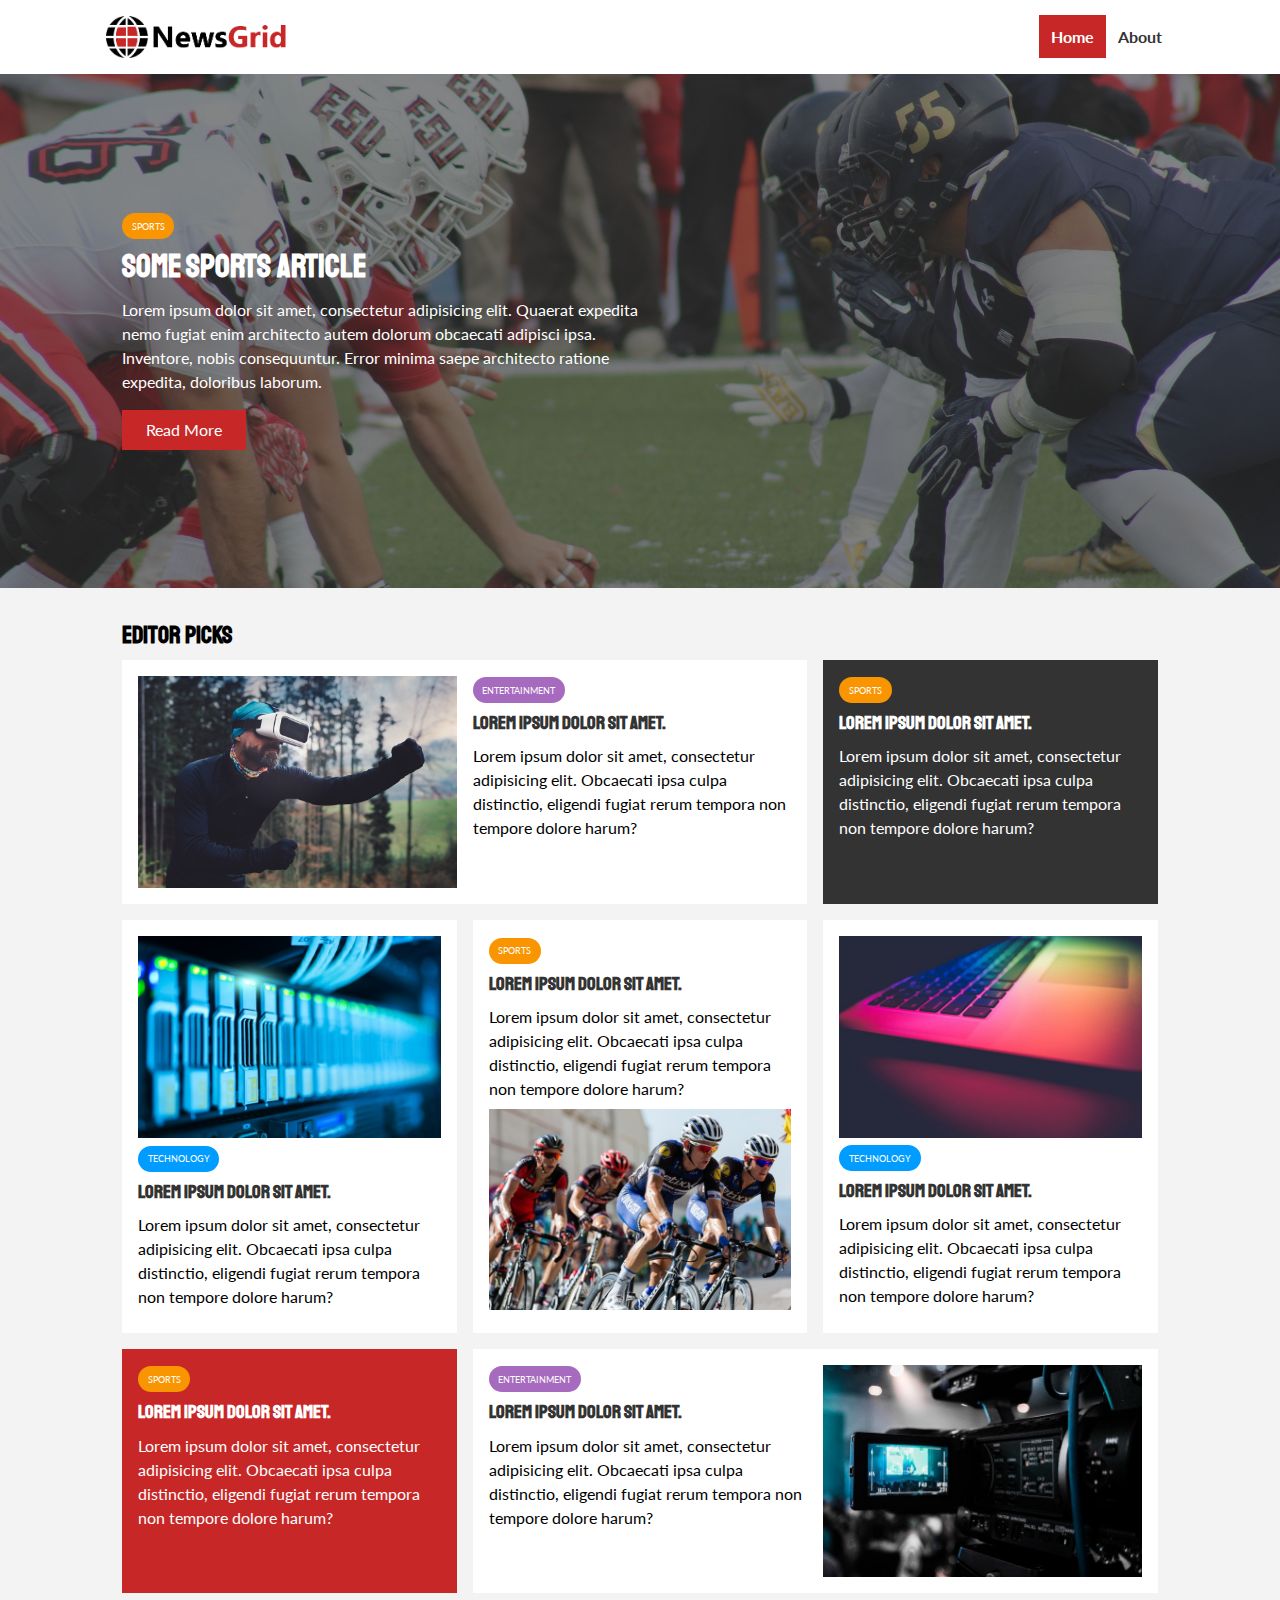
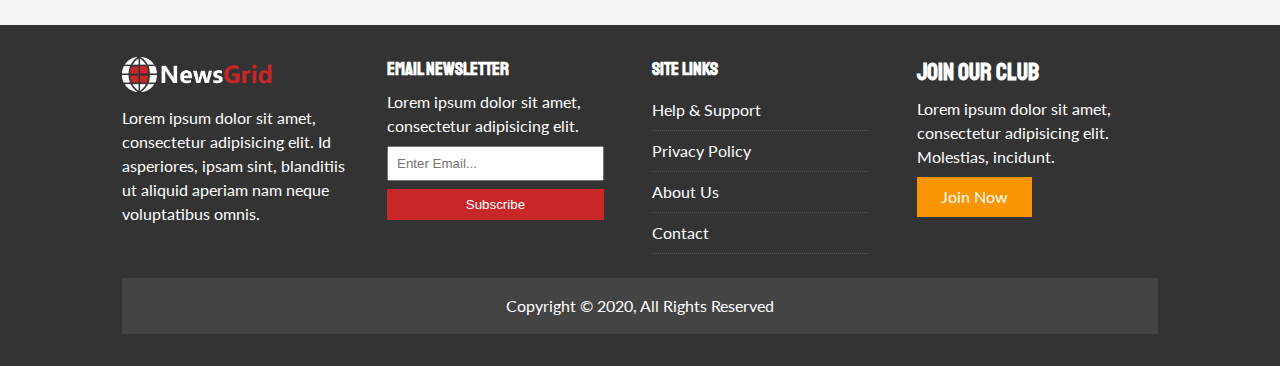
<file: index.html>
<!DOCTYPE html>
<html lang="en">
<head>
  <meta charset="UTF-8">
  <meta name="viewport" content="width=device-width, initial-scale=1.0">
  <meta http-equiv="X-UA-Compatible" content="ie=edge">
  <link rel="stylesheet" href="https://use.fontawesome.com/releases/v5.6.3/css/all.css" integrity="sha384-UHRtZLI+pbxtHCWp1t77Bi1L4ZtiqrqD80Kn4Z8NTSRyMA2Fd33n5dQ8lWUE00s/" crossorigin="anonymous">
  <link href="https://fonts.googleapis.com/css?family=Lato|Staatliches" rel="stylesheet">
  <link rel="stylesheet" href="css/style.css">
  <link rel="stylesheet" media="screen and (max-width: 768px)" href="css/mobile.css">
  <link rel="shortcut icon" type="image/x-icon" href="favicon.ico">
  <title>NewsGrid | Latest News</title>
</head>
<body>
  <nav id="main-nav">
    <div class="container">
      <img src="img/logo.png" alt="NewsGrid" class="logo">
      <div class="social">
        <a href="http://facebook.com" target="_blank"><i class="fab fa-facebook fa-2x"></i></a>
        <a href="http://twitter.com" target="_blank"><i class="fab fa-twitter fa-2x"></i></a>
        <a href="http://instagram.com" target="_blank"><i class="fab fa-instagram fa-2x"></i></a>
        <a href="http://youtube.com" target="_blank"><i class="fab fa-youtube fa-2x"></i></a>
      </div>
      <ul>
        <li><a href="index.html" class="current">Home</a></li>
        <li><a href="About.html">About</a></li>
      </ul>
    </div>
  </nav>
	
<!-- Showcase -->
<header id="showcase">
	<div class="container">
		<div class="showcase-container">
			<div class="showcase-content">
				<div class="category category-sports">Sports</div>
				<h1>Some Sports Article</h1>
				<p>Lorem ipsum dolor sit amet, consectetur adipisicing elit. Quaerat expedita nemo fugiat enim architecto autem dolorum obcaecati adipisci ipsa. Inventore, nobis consequuntur. Error minima saepe architecto ratione expedita, doloribus laborum.</p>
				<a href="article.html" class="btn btn-primary">Read More</a>
			</div>
		</div>
	</div>
</header>
	
<!-- Home Articles -->
<section id="home-articles" class="py-2">
	<div class="container">
		<h2>Editor Picks</h2>
		<div class="articles-container">
			<article class="card">
				<img src="./img/articles/ent1.jpg" alt="">
				<div>
					<div class="category category-ent">Entertainment</div>
					<h3>
						<a href="article.html">Lorem ipsum dolor sit amet.</a>
					</h3>
					<p>Lorem ipsum dolor sit amet, consectetur adipisicing elit. Obcaecati ipsa culpa distinctio, eligendi fugiat rerum tempora non tempore dolore harum?</p>
				</div>
			</article>
			<article class="card bg-dark">
				<div class="category category-sports">Sports</div>
				<h3>
					<a href="article.html">Lorem ipsum dolor sit amet.</a>
				</h3>
				<p>Lorem ipsum dolor sit amet, consectetur adipisicing elit. Obcaecati ipsa culpa distinctio, eligendi fugiat rerum tempora non tempore dolore harum?</p>
			</article>
			<article class="card">
				<img src="img/articles/tech1.jpg" alt="">
				<div class="category category-tech">Technology</div>
				<h3>
					<a href="article.html">Lorem ipsum dolor sit amet.</a>
				</h3>
				<p>Lorem ipsum dolor sit amet, consectetur adipisicing elit. Obcaecati ipsa culpa distinctio, eligendi fugiat rerum tempora non tempore dolore harum?</p>
			</article>
			<article class="card">
				<div class="category category-sports">Sports</div>
				<h3>
					<a href="article.html">Lorem ipsum dolor sit amet.</a>
				</h3>
				<p>Lorem ipsum dolor sit amet, consectetur adipisicing elit. Obcaecati ipsa culpa distinctio, eligendi fugiat rerum tempora non tempore dolore harum?</p>
				<img src="img/articles/sports1.jpg" alt="">
			</article>
			<article class="card">
				<img src="img/articles/tech2.jpg" alt="">
				<div class="category category-tech">Technology</div>
				<h3>
					<a href="article.html">Lorem ipsum dolor sit amet.</a>
				</h3>
				<p>Lorem ipsum dolor sit amet, consectetur adipisicing elit. Obcaecati ipsa culpa distinctio, eligendi fugiat rerum tempora non tempore dolore harum?</p>
			</article>
			<article class="card bg-primary">
				<div class="category category-sports">Sports</div>
				<h3>
					<a href="article.html">Lorem ipsum dolor sit amet.</a>
				</h3>
				<p>Lorem ipsum dolor sit amet, consectetur adipisicing elit. Obcaecati ipsa culpa distinctio, eligendi fugiat rerum tempora non tempore dolore harum?</p>
			</article>
			<article class="card">
				<div>
					<div class="category category-ent">Entertainment</div>
					<h3>
						<a href="article.html">Lorem ipsum dolor sit amet.</a>
					</h3>
					<p>Lorem ipsum dolor sit amet, consectetur adipisicing elit. Obcaecati ipsa culpa distinctio, eligendi fugiat rerum tempora non tempore dolore harum?</p>
				</div>
				<img src="./img/articles/ent2.jpg" alt="">
			</article>
		</div>
	</div>
</section>
	
<!-- Footer -->
<footer id="main-footer" class="py-2">
	<div class="container footer-container">
		<div>
			<img src="img/logo_light.png" alt="NewsGrid">
			<p>Lorem ipsum dolor sit amet, consectetur adipisicing elit. Id asperiores, ipsam sint, blanditiis ut aliquid aperiam nam neque voluptatibus omnis.</p>
		</div>
		<div>
			<h3>Email Newsletter</h3>
			<p>Lorem ipsum dolor sit amet, consectetur adipisicing elit.</p>
			<form name="contact" method="POST" data-netlify="true">
				<input type="email" name="email" placeholder="Enter Email...">
				<input type="submit" value="Subscribe" class="btn btn-primary">
			</form>
		</div>
		<div>
			<h3>Site Links</h3>
			<ul class="list">
				<li><a href="#">Help & Support</a></li>
				<li><a href="#">Privacy Policy</a></li>
				<li><a href="#">About Us</a></li>
				<li><a href="#">Contact</a></li>
			</ul>
		</div>
		<div>
			<h2>Join Our Club</h2>
			<p>Lorem ipsum dolor sit amet, consectetur adipisicing elit. Molestias, incidunt.</p>
			<a href="#" class="btn btn-secondary">Join Now</a>
		</div>
		<div>
			<p>Copyright &copy; 2020, All Rights Reserved</p>
		</div>
	</div>
</footer>
	
</body>
</html>
</file>
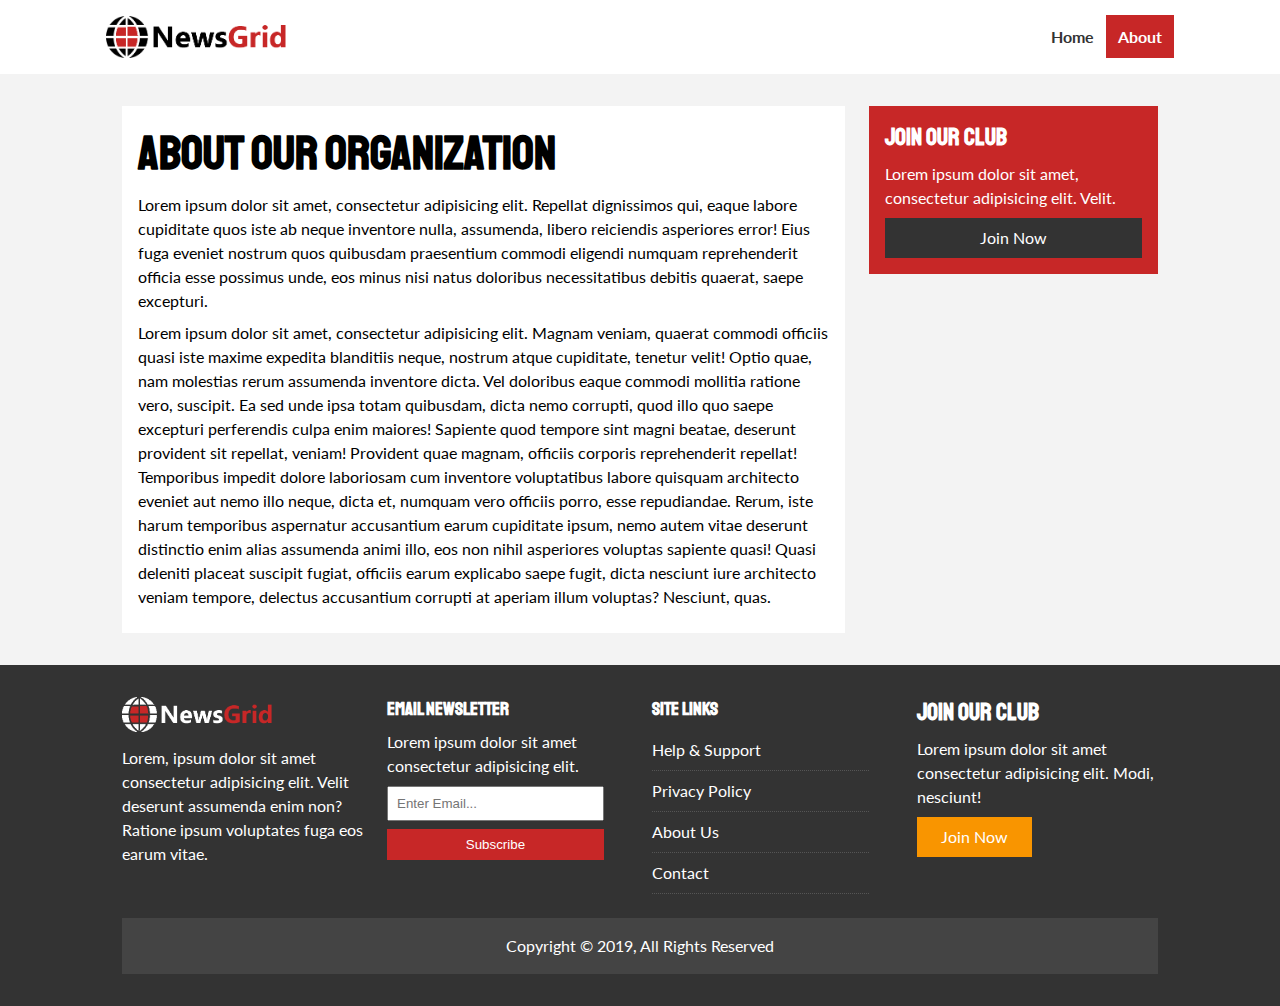
<file: about.html>
<!DOCTYPE html>
<html lang="en">
<head>
  <meta charset="UTF-8">
  <meta name="viewport" content="width=device-width, initial-scale=1.0">
  <meta http-equiv="X-UA-Compatible" content="ie=edge">
  <link rel="stylesheet" href="https://use.fontawesome.com/releases/v5.6.3/css/all.css" integrity="sha384-UHRtZLI+pbxtHCWp1t77Bi1L4ZtiqrqD80Kn4Z8NTSRyMA2Fd33n5dQ8lWUE00s/" crossorigin="anonymous">
  <link href="https://fonts.googleapis.com/css?family=Lato|Staatliches" rel="stylesheet">
  <link rel="stylesheet" href="css/style.css">
  <link rel="stylesheet" media="screen and (max-width: 768px)" href="css/mobile.css">
  <link rel="shortcut icon" type="image/x-icon" href="favicon.ico">
  <title>NewsGrid | About</title>
</head>
<body>
  <nav id="main-nav">
    <div class="container">
      <img src="img/logo.png" alt="NewsGrid" class="logo">
      <div class="social">
        <a href="http://facebook.com" target="_blank"><i class="fab fa-facebook fa-2x"></i></a>
        <a href="http://twitter.com" target="_blank"><i class="fab fa-twitter fa-2x"></i></a>
        <a href="http://instagram.com" target="_blank"><i class="fab fa-instagram fa-2x"></i></a>
        <a href="http://youtube.com" target="_blank"><i class="fab fa-youtube fa-2x"></i></a>
      </div>
      <ul>
        <li><a href="index.html">Home</a></li>
        <li><a class="current" href="about.html">About</a></li>
      </ul>
    </div>
  </nav>

<section id="about">
	<div class="container">
		<div class="page-container">
			<article class="card">
				<h1 class="l-heading">About Our Organization</h1>
				<p>Lorem ipsum dolor sit amet, consectetur adipisicing elit. Repellat dignissimos qui, eaque labore cupiditate quos iste ab neque inventore nulla, assumenda, libero reiciendis asperiores error! Eius fuga eveniet nostrum quos quibusdam praesentium commodi eligendi numquam reprehenderit officia esse possimus unde, eos minus nisi natus doloribus necessitatibus debitis quaerat, saepe excepturi.</p>
				<p>Lorem ipsum dolor sit amet, consectetur adipisicing elit. Magnam veniam, quaerat commodi officiis quasi iste maxime expedita blanditiis neque, nostrum atque cupiditate, tenetur velit! Optio quae, nam molestias rerum assumenda inventore dicta. Vel doloribus eaque commodi mollitia ratione vero, suscipit. Ea sed unde ipsa totam quibusdam, dicta nemo corrupti, quod illo quo saepe excepturi perferendis culpa enim maiores! Sapiente quod tempore sint magni beatae, deserunt provident sit repellat, veniam! Provident quae magnam, officiis corporis reprehenderit repellat! Temporibus impedit dolore laboriosam cum inventore voluptatibus labore quisquam architecto eveniet aut nemo illo neque, dicta et, numquam vero officiis porro, esse repudiandae. Rerum, iste harum temporibus aspernatur accusantium earum cupiditate ipsum, nemo autem vitae deserunt distinctio enim alias assumenda animi illo, eos non nihil asperiores voluptas sapiente quasi! Quasi deleniti placeat suscipit fugiat, officiis earum explicabo saepe fugit, dicta nesciunt iure architecto veniam tempore, delectus accusantium corrupti at aperiam illum voluptas? Nesciunt, quas.</p>
			</article>
			<aside class="card bg-primary">
				<h2>Join Our Club</h2>
				<p>Lorem ipsum dolor sit amet, consectetur adipisicing elit. Velit.</p>
				<a href="" class="btn btn-dark btn-block">Join Now</a>
			</aside>
		</div>
	</div>
</section>

  <!-- Footer -->
  <footer id="main-footer" class="py-2">
    <div class="container footer-container">
      <div>
        <img src="img/logo_light.png" alt="NewsGrid">
        <p>Lorem, ipsum dolor sit amet consectetur adipisicing elit. Velit deserunt assumenda enim non? Ratione ipsum voluptates fuga eos earum vitae.</p>
      </div>
      <div>
        <h3>Email Newsletter</h3>
        <p>Lorem ipsum dolor sit amet consectetur adipisicing elit.</p>
        <form name="contact" method="POST" data-netlify="true">
			<input type="email" name="email" placeholder="Enter Email...">
			<input type="submit" value="Subscribe" class="btn btn-primary">
		</form>
      </div>
      <div>
        <h3>Site Links</h3>
        <ul class="list">
          <li><a href="#">Help & Support</a></li>
          <li><a href="#">Privacy Policy</a></li>
          <li><a href="#">About Us</a></li>
          <li><a href="#">Contact</a></li>
        </ul>
      </div>
      <div>
        <h2>Join Our Club</h2>
        <p>Lorem ipsum dolor sit amet consectetur adipisicing elit. Modi, nesciunt!</p>
        <a href="#" class="btn btn-secondary">Join Now</a>
      </div>
      <div>
        <p>
          Copyright &copy; 2019, All Rights Reserved
        </p>
      </div>
    </div>
  </footer>

</body>
</html>
</file>
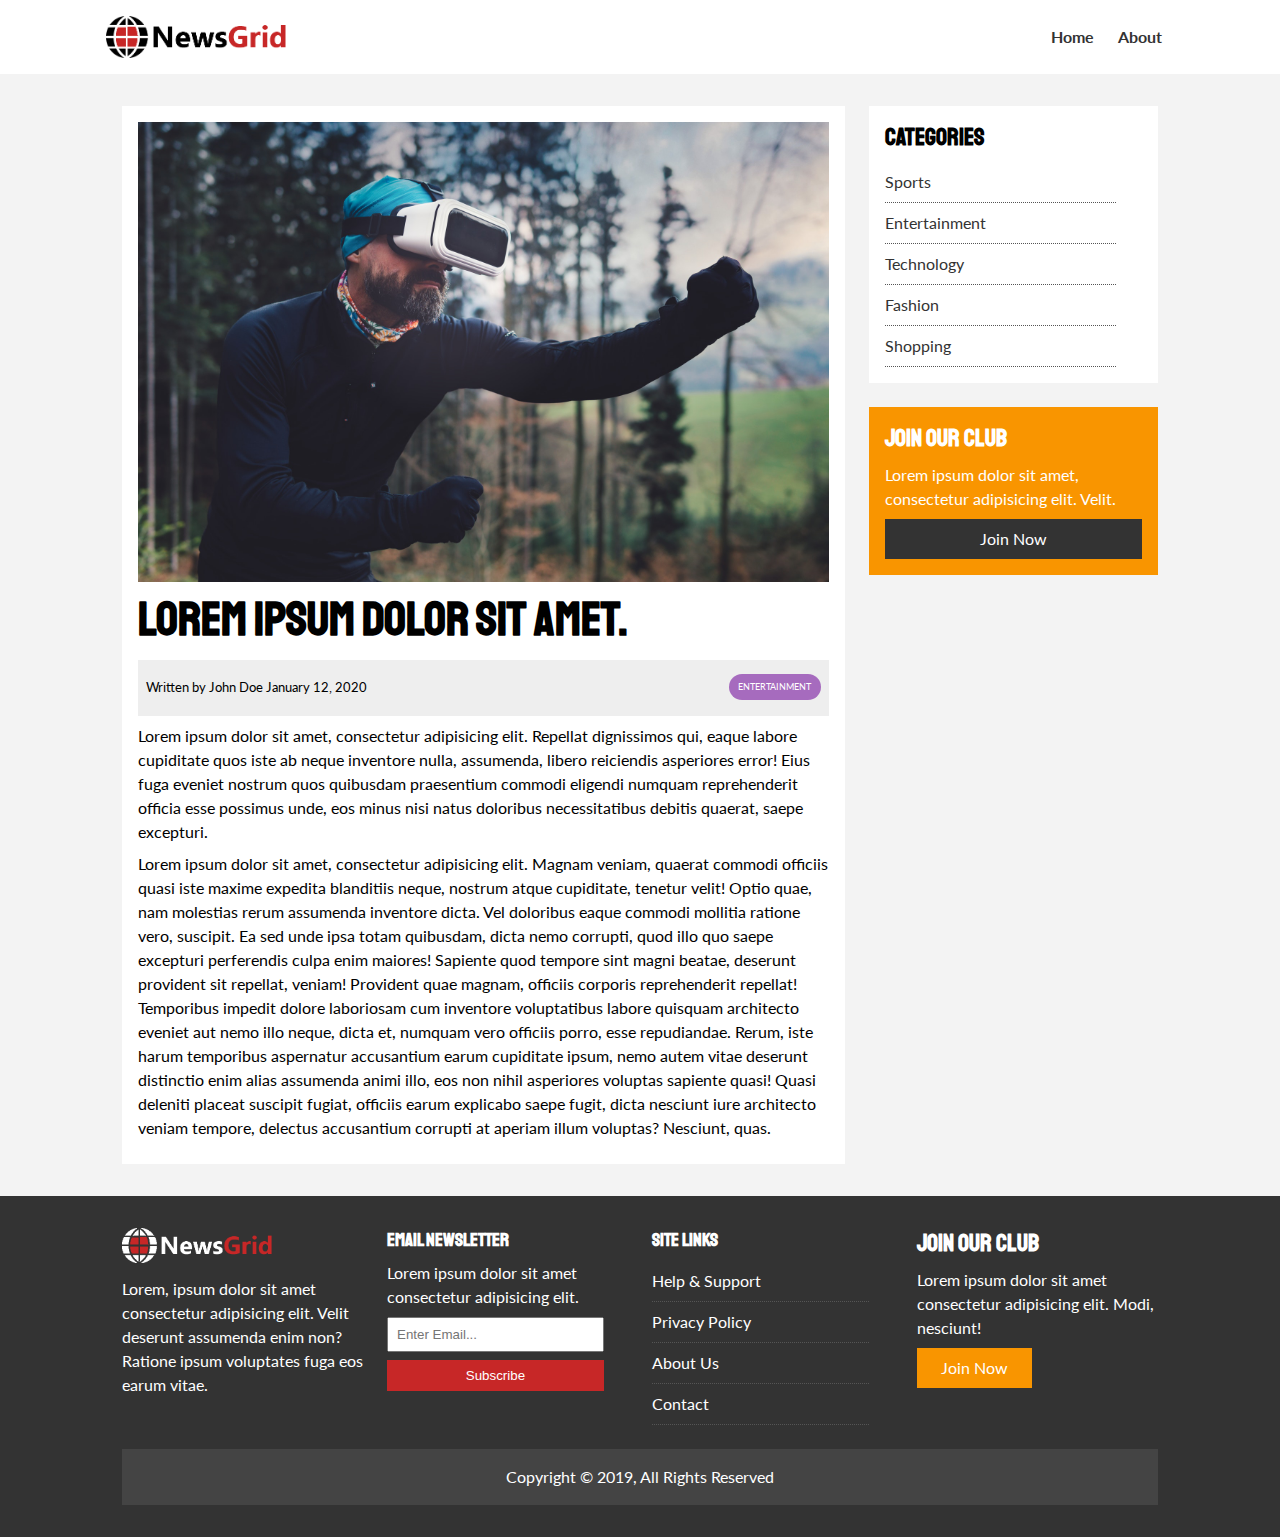
<file: article.html>
<!DOCTYPE html>
<html lang="en">
<head>
  <meta charset="UTF-8">
  <meta name="viewport" content="width=device-width, initial-scale=1.0">
  <meta http-equiv="X-UA-Compatible" content="ie=edge">
  <link rel="stylesheet" href="https://use.fontawesome.com/releases/v5.6.3/css/all.css" integrity="sha384-UHRtZLI+pbxtHCWp1t77Bi1L4ZtiqrqD80Kn4Z8NTSRyMA2Fd33n5dQ8lWUE00s/" crossorigin="anonymous">
  <link href="https://fonts.googleapis.com/css?family=Lato|Staatliches" rel="stylesheet">
  <link rel="stylesheet" href="css/style.css">
  <link rel="stylesheet" media="screen and (max-width: 768px)" href="css/mobile.css">
  <link rel="shortcut icon" type="image/x-icon" href="favicon.ico">
  <title>NewsGrid | Latest News</title>
</head>
<body>
  <nav id="main-nav">
    <div class="container">
      <img src="img/logo.png" alt="NewsGrid" class="logo">
      <div class="social">
        <a href="http://facebook.com" target="_blank"><i class="fab fa-facebook fa-2x"></i></a>
        <a href="http://twitter.com" target="_blank"><i class="fab fa-twitter fa-2x"></i></a>
        <a href="http://instagram.com" target="_blank"><i class="fab fa-instagram fa-2x"></i></a>
        <a href="http://youtube.com" target="_blank"><i class="fab fa-youtube fa-2x"></i></a>
      </div>
      <ul>
        <li><a href="index.html">Home</a></li>
        <li><a href="about.html">About</a></li>
      </ul>
    </div>
  </nav>

<section id="article">
	<div class="container">
		<div class="page-container">
			<article class="card">
				<img src="img/articles/ent1.jpg" alt="">
				<h1 class="l-heading">Lorem ipsum dolor sit amet.</h1>
				<div class="meta">
					<small>
						<i class="fas fa-user"></i> Written by John Doe January 12, 2020
					</small>
					<div class="category category-ent">Entertainment</div>
				</div>
				<p>Lorem ipsum dolor sit amet, consectetur adipisicing elit. Repellat dignissimos qui, eaque labore cupiditate quos iste ab neque inventore nulla, assumenda, libero reiciendis asperiores error! Eius fuga eveniet nostrum quos quibusdam praesentium commodi eligendi numquam reprehenderit officia esse possimus unde, eos minus nisi natus doloribus necessitatibus debitis quaerat, saepe excepturi.</p>
				<p>Lorem ipsum dolor sit amet, consectetur adipisicing elit. Magnam veniam, quaerat commodi officiis quasi iste maxime expedita blanditiis neque, nostrum atque cupiditate, tenetur velit! Optio quae, nam molestias rerum assumenda inventore dicta. Vel doloribus eaque commodi mollitia ratione vero, suscipit. Ea sed unde ipsa totam quibusdam, dicta nemo corrupti, quod illo quo saepe excepturi perferendis culpa enim maiores! Sapiente quod tempore sint magni beatae, deserunt provident sit repellat, veniam! Provident quae magnam, officiis corporis reprehenderit repellat! Temporibus impedit dolore laboriosam cum inventore voluptatibus labore quisquam architecto eveniet aut nemo illo neque, dicta et, numquam vero officiis porro, esse repudiandae. Rerum, iste harum temporibus aspernatur accusantium earum cupiditate ipsum, nemo autem vitae deserunt distinctio enim alias assumenda animi illo, eos non nihil asperiores voluptas sapiente quasi! Quasi deleniti placeat suscipit fugiat, officiis earum explicabo saepe fugit, dicta nesciunt iure architecto veniam tempore, delectus accusantium corrupti at aperiam illum voluptas? Nesciunt, quas.</p>
			</article>
			
				<aside id="categories" class="card">
					<h2>Categories</h2>
					<ul class="list">
						<li><a href="#"><i class="fas fa-chevron-right"></i> Sports</a></li>
						<li><a href="#"><i class="fas fa-chevron-right"></i> Entertainment</a></li>
						<li><a href="#"><i class="fas fa-chevron-right"></i> Technology</a></li>
						<li><a href="#"><i class="fas fa-chevron-right"></i> Fashion</a></li>
						<li><a href="#"><i class="fas fa-chevron-right"></i> Shopping</a></li>
					</ul>
				</aside>
			
			<aside class="card bg-secondary">
				<h2>Join Our Club</h2>
				<p>Lorem ipsum dolor sit amet, consectetur adipisicing elit. Velit.</p>
				<a href="" class="btn btn-dark btn-block">Join Now</a>
			</aside>
		</div>
	</div>
</section>

  <!-- Footer -->
  <footer id="main-footer" class="py-2">
    <div class="container footer-container">
      <div>
        <img src="img/logo_light.png" alt="NewsGrid">
        <p>Lorem, ipsum dolor sit amet consectetur adipisicing elit. Velit deserunt assumenda enim non? Ratione ipsum voluptates fuga eos earum vitae.</p>
      </div>
      <div>
        <h3>Email Newsletter</h3>
        <p>Lorem ipsum dolor sit amet consectetur adipisicing elit.</p>
        <form name="contact" method="POST" data-netlify="true">
			<input type="email" name="email" placeholder="Enter Email...">
			<input type="submit" value="Subscribe" class="btn btn-primary">
		</form>
      </div>
      <div>
        <h3>Site Links</h3>
        <ul class="list">
          <li><a href="#">Help & Support</a></li>
          <li><a href="#">Privacy Policy</a></li>
          <li><a href="#">About Us</a></li>
          <li><a href="#">Contact</a></li>
        </ul>
      </div>
      <div>
        <h2>Join Our Club</h2>
        <p>Lorem ipsum dolor sit amet consectetur adipisicing elit. Modi, nesciunt!</p>
        <a href="#" class="btn btn-secondary">Join Now</a>
      </div>
      <div>
        <p>
          Copyright &copy; 2019, All Rights Reserved
        </p>
      </div>
    </div>
  </footer>

</body>
</html>
</file>
<file: css/style.css>
:root {
	--primary-color: #c72727;
	--secondary-color: #f99500;
	--light-color: #f3f3f3;
	--dark-color: #333;
	--max-width: 1100px;
}

.category {
	--sports-color: #f99500;
	--ent-color: #a66bbe;
	--tech-color: #009cff;
}

* {
	margin: 0;
	padding: 0;
	box-sizing: border-box;
}

body {
	font-family: 'Lato', sans-serif;
	line-height: 1.5;
	background: var(--light-color);
}

a {
	color: #333;
	text-decoration: none;
}

ul {
	list-style: none;
}

p {
	margin: .5rem 0;
}

img {
	width: 100%;
}

h1, h2, h3, h4, h5, h6 {
	font-family: 'Staatliches', cursive;
	margin-bottom: 0.55rem;
	line-height: 1.3;
}

/*Utility*/
.container {
	max-width: var(--max-width);
	margin: auto;
	padding: 0 2rem;
	overflow: hidden;
}

.category {
	display: inline-block;
	color: #fff;
	font-size: 0.55rem;
	text-transform: uppercase;
	padding: 0.4rem 0.6rem;
	border-radius: 15px;
	margin-bottom: 0.5rem;
}

.category-sports { background: var(--sports-color); }
.category-ent { background: var(--ent-color); }
.category-tech { background: var(--tech-color); }

.btn {
	display: inline-block;
	border: none;
	background: var(--dark-color);
	color: #fff;
	padding: 0.5rem 1.5rem;
}

.btn-light { background: var(--light-color); }
.btn-primary { background: var(--primary-color); }
.btn-secondary { background: var(--secondary-color); }

.btn-block {
	display: block; 
	width: 100%;
	text-align: center;
}

.btn:hover {
	opacity: 0.9;
}

.card {
	background: #fff;
	padding: 1rem;
}

.bg-dark {
	background: var(--dark-color);
	color: #fff;
	
}.bg-primary {
	background: var(--primary-color);
	color: #fff;
	
}.bg-secondary {
	background: var(--secondary-color);
	color: #fff;
}

.bg-dark h1,
.bg-dark h2,
.bg-dark h3,
.bg-dark a,
.bg-primary h1,
.bg-primary h2,
.bg-primary h3,
.bg-primary a,
.bg-secondary h1,
.bg-secondary h2,
.bg-secondary h3,
.bg-secondary a {
	color: #fff;
}


.py-1 { padding: 1.5rem 0 }
.py-2 { padding: 2rem 0 }
.py-3 { padding: 3rem 0 }
.p-1 { padding: 1.5rem }
.p-2 { padding: 2rem }
.p-3 { padding: 3rem }

.l-heading {
	font-size: 3rem;
}

.list li {
	padding: .5rem 0;
	border-bottom: #555 dotted 1px;
	width: 90%;
}

.list li a:hover {
	color: var(--primary-color) !important;
}

/* Inner Page Grid Container*/
.page-container {
	display: grid;
	grid-template-columns: 5fr 2fr;
	margin: 2rem 0;
	grid-gap: 1.5rem;
}

.page-container > *:first-child {
	grid-row: 1 / span 3;
}

/*Navigation*/
#main-nav {
	background: #fff;
	position: sticky;
	top: 0;
	z-index: 2;
}

#main-nav .container {
	display: grid;
	grid-template-columns: 6fr 3fr 2fr;
	padding: 1rem;
	align-items: center
}

#main-nav .logo {
	width: 180px;
}

#main-nav ul {
	justify-self: end;
	display: flex;
}

#main-nav ul li a {
	padding: 0.75rem;
	font-weight: bold;
}

#main-nav ul li a.current {
	background: var(--primary-color);
	color: #fff;
}

#main-nav ul li a:hover {
	background: var(--light-color);
	color: var(--dark-color);
}

#main-nav .social {
	justify-self: center;
}

#main-nav .social i {
	color: #777;
	margin-right: 0.5rem;
}

#main-nav .social i:hover {
	color: #333;
}

/* Showcase */
#showcase {
	color: #fff;
	background: #333;
	padding: 2rem;
	position: relative;
}

#showcase:before {
	content: '';
	background: url("../img/featured.jpg") no-repeat center center/cover;
	position: absolute;
	top: 0;
	left: 0;
	width: 100%;
	height: 100%;
	opacity: 0.4;
}

#showcase .showcase-container {
	display: grid;
	grid-template-columns: repeat(2,1fr);
	justify-content: center;
	align-items: center;
	height: 50vh;
}

#showcase .showcase-content {
	z-index: 1;
}

#showcase .showcase-content p {
	margin-bottom: 1rem;
}

/*Home Articles*/
#home-articles .articles-container {
	display: grid;
	grid-template-columns: repeat(3, 1fr);
	grid-gap: 1rem;
/*	align-items: center;*/
}

#home-articles .articles-container > *:first-child,
#home-articles .articles-container > *:last-child {
	display: grid;
	grid-template-columns: repeat(2, 1fr);
	grid-gap: 1rem;
	/* align-items: center; */  /* Text centered in article-container */ 
	grid-column: 1/ span 2;
}

#home-articles .articles-container > *:last-child {
	grid-column: 2/ span 2;
}

#article .meta {
	display: flex;
	justify-content: space-between;
	align-items: center;
	background: #eee;
	padding: 0.5rem;
}

#article .meta .category {
	margin-top: 0.4rem;
}

/* Footer */
#main-footer {
	background: var(--dark-color);
	color: #fff;
}

#main-footer img {
	width: 150px;
}

#main-footer a {
	color: #fff;
}

#main-footer .footer-container {
	display: grid;
	grid-template-columns: repeat(4, 1fr);
	grid-gap: 1.5rem;
}

#main-footer .footer-container > *:last-child {
	background: #444;
	grid-column: 1 / span 4;
	padding: .5rem;
	text-align: center;
	font-size: 0.75.rem;
}

#main-footer .footer-container input[type='email'] {
	width: 90%;
	padding: 0.5rem;
	margin-bottom: 0.5rem
}

#main-footer .footer-container input[type='submit'] {
	width: 90%;
}
</file>
<file: css/mobile.css>
/* Navigation */
#main-nav .social {
	display: none;
}

#main-nav .container {
	grid-template-columns: 1fr;
	grid-gap: 1.2rem;
}

#main-nav ul,
#main-nav .logo{
	justify-self: center;
}

#main-nav ul li a {
	padding: 0.50rem;
}

#home-articles .articles-container {
	grid-template-columns: repeat(2, 1fr);
}

#home-articles .articles-container > *:first-child,
#home-articles .articles-container > *:last-child{
	grid-auto-columns: 1fr;
	grid-column: 1;
}

@media(max-width: 600px) {
/* Stack Grid Items*/
	#showcase .showcase-container,
	#home-articles .articles-container,
	#main-footer .footer-container {
		grid-template-columns: 1fr;
	}
	
	#main-footer .footer-container > *:last-child {
		grid-column: 1;
	}
	
	
	#main-footer .footer-container > *:first-child,
	#main-footer .footer-container > *:nth-child(2) {
		border-bottom: #444 dotted 1px;
		padding-bottom: 1rem;
	}
	
				/* OR */
	
	
/*
	#main-footer .footer-container > * {
		border-bottom: #444 dotted 1px;
		padding-bottom: 1rem;
	}
	
	#main-footer .footer-container > *:last-child,
	#main-footer .footer-container > *:nth-child(3),
	#main-footer .footer-container > *:nth-child(4){
		border: none;
	}*/
	
	.page-container {
		grid-template-columns: 1fr;
		text-align: center;
	}
	
	.page-container > *:first-child {
		grid-row: 1;
	}
	
	.l-heading {
		font-size: 2rem;
	}
}
</file>
